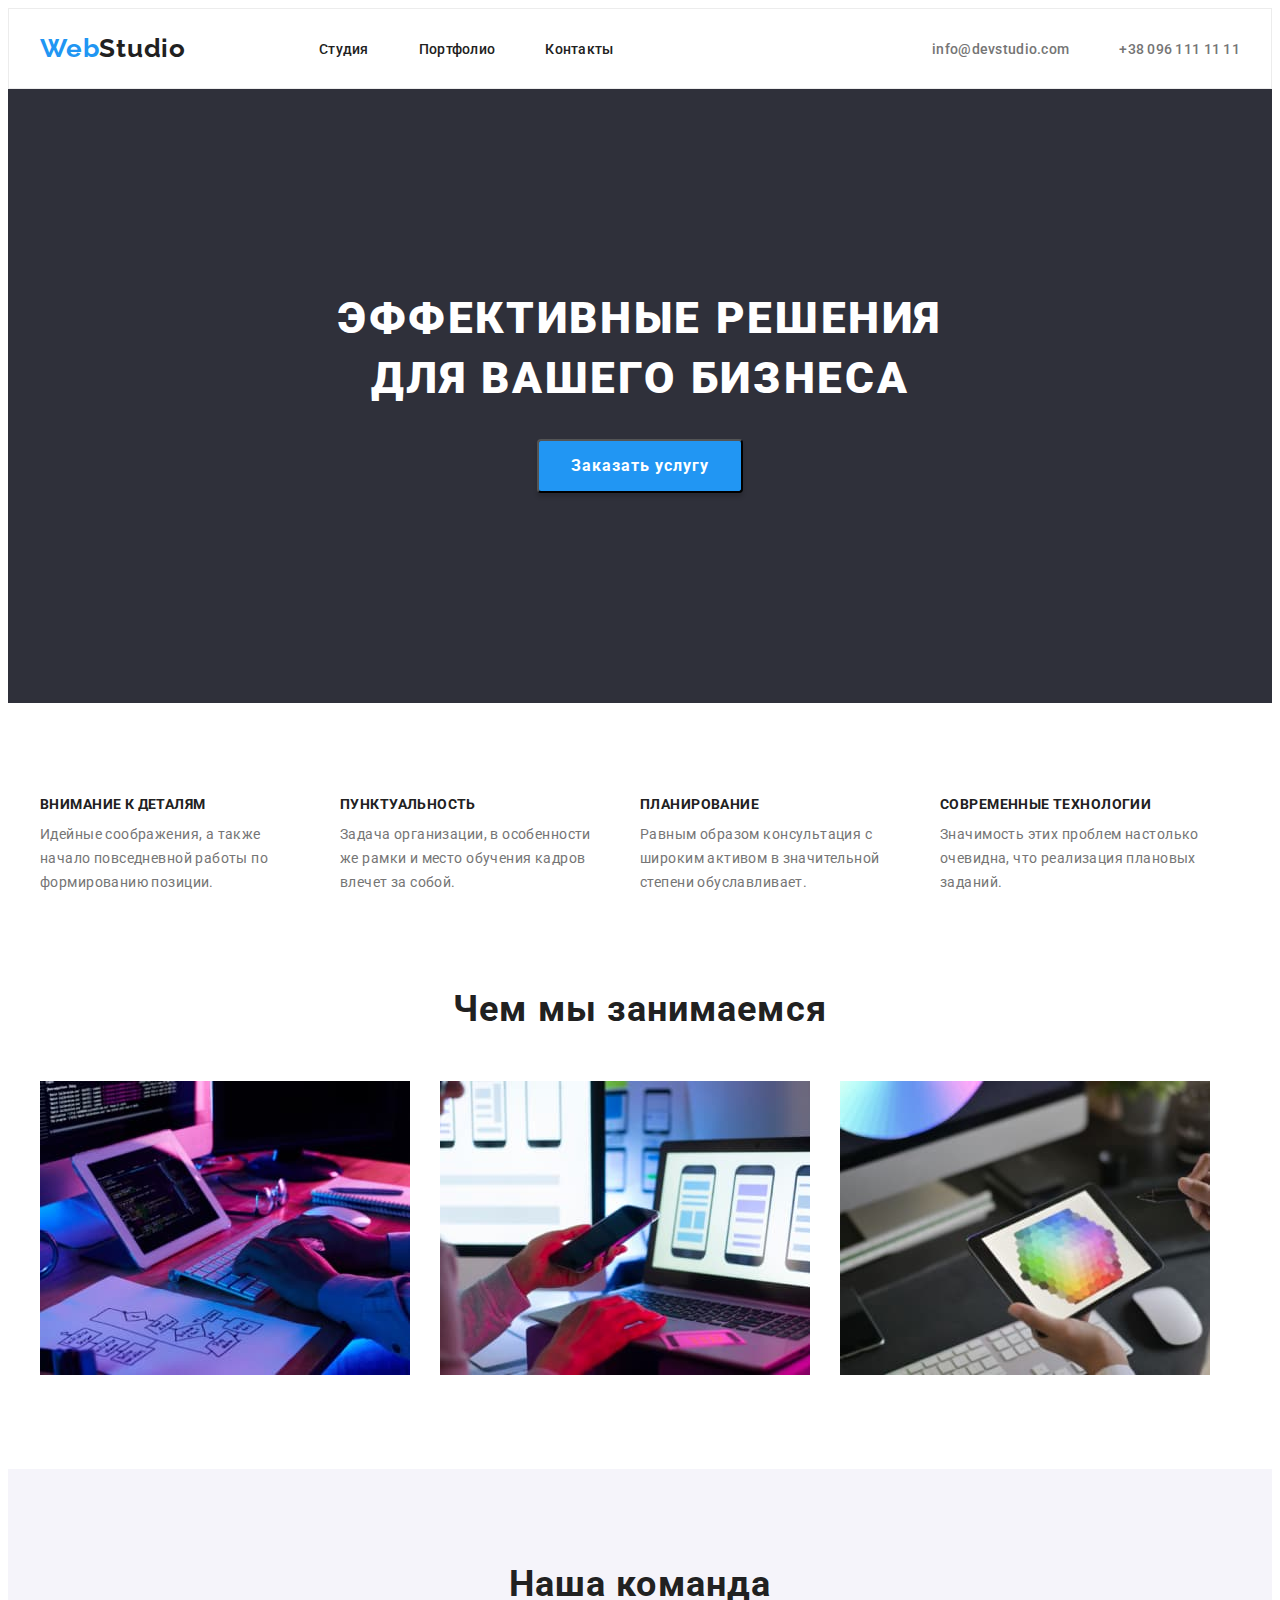
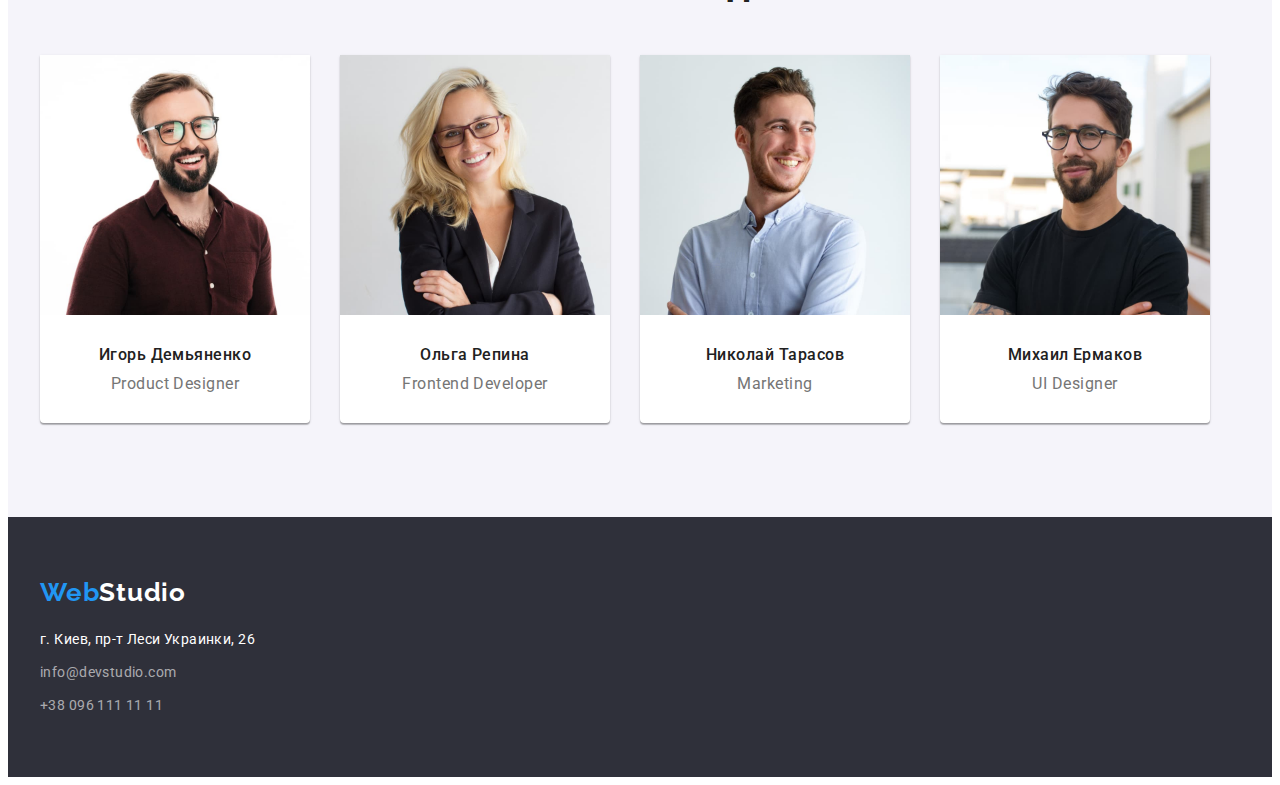
<file: index.html>
<!DOCTYPE html>
<html lang="ru">
<head>
    <meta charset="UTF-8">
    <meta http-equiv="X-UA-Compatible" content="IE=edge">
    <meta name="viewport" content="width=device-width, initial-scale=1.0">
    <title>WebStudio</title>
    <link rel="preconnect" href="https://fonts.googleapis.com">
    <link rel="preconnect" href="https://fonts.gstatic.com" crossorigin>
    <link href="https://fonts.googleapis.com/css2?family=Raleway:wght@700&family=Roboto:wght@400;500;700;900&display=swap"
        rel="stylesheet">
        <link rel="stylesheet" href="https://cdnjs.cloudflare.com/ajax/libs/modern-normalize/1.1.0/modern-normalize.min.css"
            integrity="sha512-wpPYUAdjBVSE4KJnH1VR1HeZfpl1ub8YT/NKx4PuQ5NmX2tKuGu6U/JRp5y+Y8XG2tV+wKQpNHVUX03MfMFn9Q=="
            crossorigin="anonymous" referrerpolicy="no-referrer" />
    <link rel="stylesheet" href="./css/styles.css">
</head>
<body>
    <header class="header"> 
        <div class="container header-container">
        <a class="link logo-style" href="">Web<span class="logo-style-header">Studio</span></a>
        <nav class="navigation">
        <ul class="list nav-list">
            <li class="nav-list-item">
                <a class="link nav-list-link" href="./index.html">Студия</a>
            </li>
            <li class="nav-list-item">
                <a class="link nav-list-link" href="./portfolio.html">Портфолио</a>
            </li>
            <li class="nav-list-item">
                <a class="link nav-list-link" href="">Контакты</a>
            </li>
        </ul>
        </nav>

        <ul class="list header-contacts-list">
            <li class="header-contacts-item"><a  class="link header-contacts" href="mailto:info@devstudio.com">info@devstudio.com</a></li>
            <li class="header-contacts-item"><a class="link header-contacts" href="tel:+380961111111">+38 096 111 11 11</a></li>
        </ul>
      
        
        </div>
    </header>

    <main>
        <section class="hero section">
            <div class="container">
            <h1 class="main-title" >Эффективные решения для вашего бизнеса</h1>
            <button class="modal-btn" type="button">Заказать услугу</button>
        </div>
        </section>
        <section class="section">
            <div class="container">
            <ul class="list about-description">
            <li class="about-description-item">
                <h3 class="secondary-title">Внимание к деталям</h3>
                <p class="about-text">
                    Идейные соображения, а также начало повседневной работы по формированию позиции.
                </p> 
            </li>
            <li class="about-description-item">
                <h3 class="secondary-title">Пунктуальность</h3>
                <p class="about-text">
                    Задача организации, в особенности же рамки и место обучения кадров влечет за собой.
                </p>
            </li>
            <li class="about-description-item">
                <h3 class="secondary-title">Планирование</h3>
                <p class="about-text">
                    Равным образом консультация с широким активом в значительной степени обуславливает.
                </p>
            </li>
            <li class="about-description-item">
                <h3 class="secondary-title">Современные технологии</h3>
                <p class="about-text">
                    Значимость этих проблем настолько очевидна, что реализация плановых заданий.
                </p>
            </li>
            </ul>
            </div>
            </section>
        <section class="section-about" >
            <div class="container">
        <h2 class="title">Чем мы занимаемся</h2>
        <ul class="list about-img">
            <li class="about-img-item">
                <img src="./images/img-1.jpg" 
                alt="Программист пишет код" 
                width="370" 
                height="294">
            </li>
            <li class="about-img-item">
                <img src="./images/img-2.jpg" 
                alt="Дизайнер работает над мобильным приложением" 
                width="370" 
                height="294">
            </li>
            <li class="about-img-item">
                <img src="./images/img-3.jpg" 
                alt="Разработка игры на планшете" 
                width="370" 
                height="294">
            </li>
        </ul>
        </div>
        </section>

        <section class="team-background section">
            <div class="container">
            <h2 class="title">Наша команда</h2>
            <ul class="list team-list">
                <li class="team-list-item">
                    
                    <img src="./images/img-4.jpg" alt="Игорь Демьяненко" width="270" height="260">
                    <div class="team-text">  
                    <h3 class="name-text">Игорь Демьяненко</h3>
                        <p class="team-position">Product Designer</p>
                    </div>
                </li>
                <li class="team-list-item">
                    
                        <img src="./images/img-5.jpg" alt="Ольга Репина" width="270" height="260">
            
                        <div class="team-text">
                        <h3 class="name-text">Ольга Репина</h3>
                            <p class="team-position">Frontend Developer</p>
                    </div>
                </li>
                <li class="team-list-item">
                    
                        <img src="./images/img-6.jpg" alt="Николай Тарасов" width="270" height="260">
                        <div class="team-text">
                            <h3 class="name-text">Николай Тарасов</h3>
                            <p class="team-position">Marketing</p>
                        </div>
                </li>
                <li class="team-list-item">
                    
                        <img src="./images/img-7.jpg" alt="Михаил Ермаков" width="270" height="260">
                        
                        <div class="team-text">
                        <h3 class="name-text">Михаил Ермаков</h3>
                            <p class="team-position">UI Designer</p>
                        </div>
                </li>
            </ul>
        </div>
        </section>
    </main>

    <footer>
        <div class="container footer-container">
        <a class="link logo-style footer-logo" href="">Web<span class="logo-style-footer">Studio</span></a>
        <address>
            <ul class="list footer-contacts-list">
           <li class="footer-contacts-item"><a class="link address" href="">г. Киев, пр-т Леси Украинки, 26</a> </li> 
            <li class="footer-contacts-item"><a class="link footer-contacts" href="mailto:info@devstudio.com">info@devstudio.com</a></li>
            <li class="footer-contacts-item"><a class="link footer-contacts" href="tel:+380961111111">+38 096 111 11 11</a></li>
        </ul>
        </address>
        </div>
    </footer>
</body>
</html>
</file>
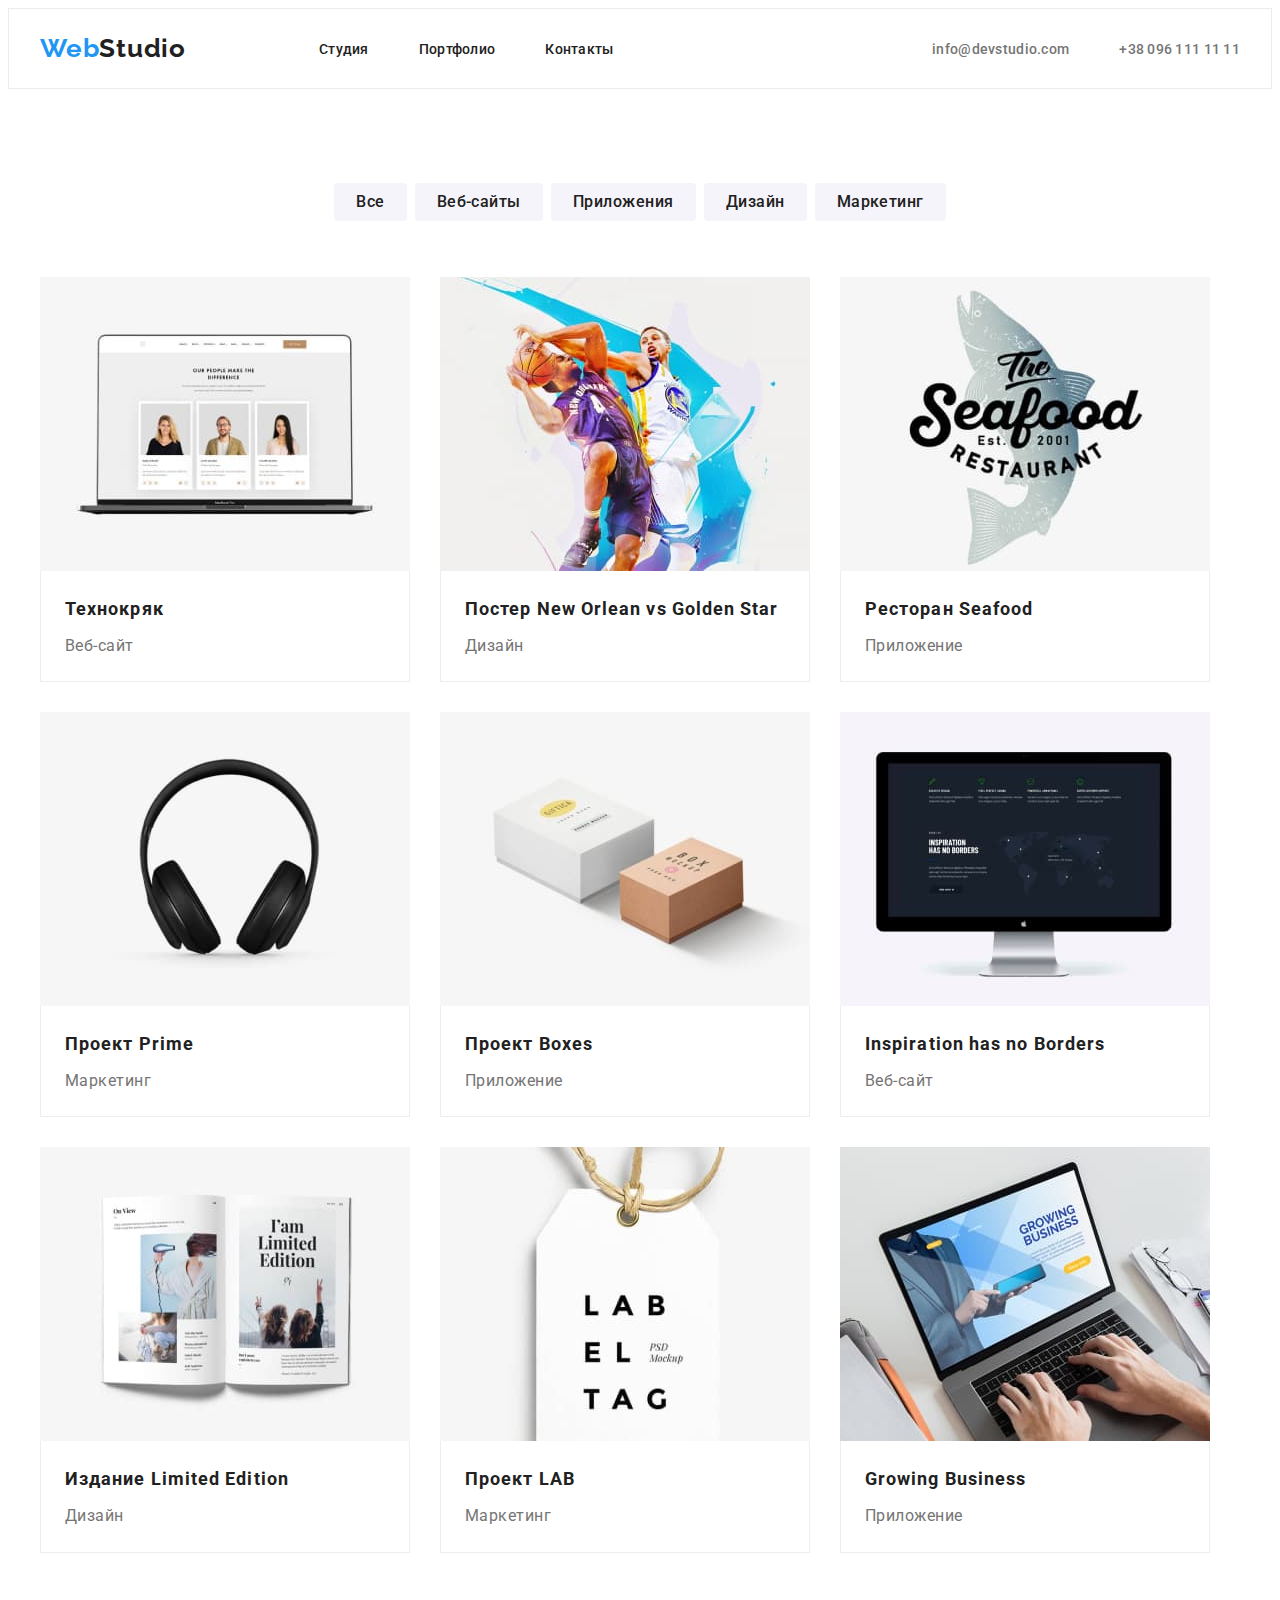
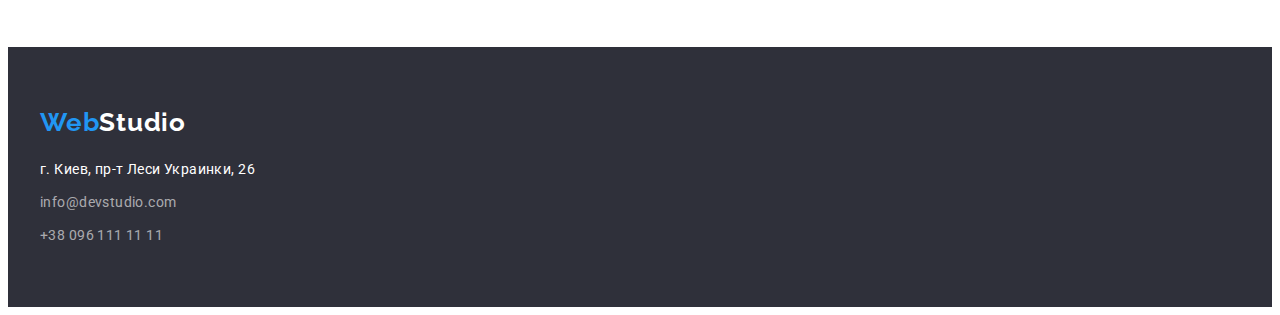
<file: portfolio.html>
<!DOCTYPE html>
<html lang="ru">
<head>
    <meta charset="UTF-8">
    <meta http-equiv="X-UA-Compatible" content="IE=edge">
    <meta name="viewport" content="width=device-width, initial-scale=1.0">
    <title>Portfolio</title>
    <link rel="preconnect" href="https://fonts.googleapis.com">
    <link rel="preconnect" href="https://fonts.gstatic.com" crossorigin>
    <link href="https://fonts.googleapis.com/css2?family=Raleway:wght@700&family=Roboto:wght@400;500;700;900&display=swap"
        rel="stylesheet">
        <link rel="stylesheet" href="https://cdnjs.cloudflare.com/ajax/libs/modern-normalize/1.1.0/modern-normalize.min.css"
            integrity="sha512-wpPYUAdjBVSE4KJnH1VR1HeZfpl1ub8YT/NKx4PuQ5NmX2tKuGu6U/JRp5y+Y8XG2tV+wKQpNHVUX03MfMFn9Q=="
            crossorigin="anonymous" referrerpolicy="no-referrer" />
    <link rel="stylesheet" href="./css/styles.css">
</head>
<body>
    <header class="header">
        <div class="container header-container">
            <a class="link logo-style" href="">Web<span class="logo-style-header">Studio</span></a>
            <nav class="navigation">
                <ul class="list nav-list">
                    <li class="nav-list-item">
                        <a class="link nav-list-link" href="./index.html">Студия</a>
                    </li>
                    <li class="nav-list-item">
                        <a class="link nav-list-link" href="./portfolio.html">Портфолио</a>
                    </li>
                    <li class="nav-list-item">
                        <a class="link nav-list-link" href="">Контакты</a>
                    </li>
                </ul>
            </nav>
    
            <ul class="list header-contacts-list">
                <li class="header-contacts-item"><a class="link header-contacts"
                        href="mailto:info@devstudio.com">info@devstudio.com</a></li>
                <li class="header-contacts-item"><a class="link header-contacts" href="tel:+380961111111">+38 096 111 11
                        11</a></li>
            </ul>
    
    
        </div>
    </header>
    <main>
<h1 class="visually-hidden"></h1>
        <section class="section">
            <div class="container">
    <ul class="list portfolio-btn-list"> 
        <li class="portfolio-btn-list-item">
            <button class="portfolio-btn" type="button">Все</button>
        </li>
        <li class="portfolio-btn-list-item">
            <button class="portfolio-btn" type="button">Веб-сайты</button>
        </li>
        <li class="portfolio-btn-list-item">
            <button class="portfolio-btn" type="button">Приложения</button>
        </li>
        <li class="portfolio-btn-list-item">
            <button class="portfolio-btn" type="button">Дизайн</button>
        </li>
        <li class="portfolio-btn-list-item">
            <button class="portfolio-btn" type="button">Маркетинг</button>
        </li>
    </ul>


    <ul class="list portfolio-list">
        <li class="portfolio-list-item">
           <img src="./images/portfolio/technokryak.jpg" 
           alt="Технокряк"
           width="370" 
           height="">
           <div class="portfolio-text">
           <h3 class="portfolio-title">Технокряк</h3>
           <p class="portfolio-description">Веб-сайт</p>
        </div>
        </li>
        <li class="portfolio-list-item">
            <img src="./images/portfolio/poster.jpg" 
            alt="Постер New Orlean vs Golden Star"
            width="370" 
           height="">
        <div class="portfolio-text">
            <h3 class="portfolio-title">Постер New Orlean vs Golden Star</h3>
            <p class="portfolio-description">Дизайн</p>
            </div>
        </li>
        <li class="portfolio-list-item">
            <img src="./images/portfolio/restoran.jpg" 
            alt="Ресторан Seafood"
            width="370" 
           height="">
        <div class="portfolio-text">
            <h3 class="portfolio-title">Ресторан Seafood</h3>
            <p class="portfolio-description">Приложение</p>
            </div>
        </li>
        <li class="portfolio-list-item">
            <img src="./images/portfolio/proekt-prime.jpg" 
            alt="Проект Prime"
            width="370" 
           height="">
        <div class="portfolio-text">
            <h3 class="portfolio-title">Проект Prime</h3>
            <p class="portfolio-description">Маркетинг</p>
            </div>
        </li>
        <li class="portfolio-list-item">
            <img src="./images/portfolio/proekt-boxes.jpg" 
            alt="Проект Boxes"
            width="370" 
           height="">
        <div class="portfolio-text">
            <h3 class="portfolio-title">Проект Boxes</h3>
            <p class="portfolio-description">Приложение</p>
            </div>
        </li>
        <li class="portfolio-list-item">
            <img src="./images/portfolio/inspiration.jpg" 
            alt="Inspiration has no Borders"
            width="370" 
           height="">
        <div class="portfolio-text">
            <h3 class="portfolio-title">Inspiration has no Borders</h3>
            <p class="portfolio-description">Веб-сайт</p>
            </div>
        </li>
        <li class="portfolio-list-item">
            <img src="./images/portfolio/limited.jpg" 
            alt="Издание Limited Edition"
            width="370"
            height="">
            <div class="portfolio-text">
            <h3 class="portfolio-title">Издание Limited Edition</h3>
            <p class="portfolio-description">Дизайн</p>
            </div>
        </li>
        <li class="portfolio-list-item">
            <img src="./images/portfolio/proekt-lab.jpg" 
            alt="Проект LAB"
            width="370" 
           height="">
        <div class="portfolio-text">
            <h3 class="portfolio-title">Проект LAB</h3>
            <p class="portfolio-description">Маркетинг</p>
            </div>
        </li>
        <li class="portfolio-list-item">
            <img src="./images/portfolio/growing.jpg" 
            alt="Growing Business"
            width="370" 
           height="">
           <div class="portfolio-text">
            <h3 class="portfolio-title">Growing Business</h3>
            <p class="portfolio-description">Приложение</p>
            </div>
        </li>
    </ul>
    </div>
</section>
    </main>
<footer>
    <div class="container footer-container">
        <a class="link logo-style footer-logo" href="">Web<span class="logo-style-footer">Studio</span></a>
        <address>
            <ul class="list footer-contacts-list">
                <li class="footer-contacts-item"><a class="link address" href="">г. Киев, пр-т Леси Украинки, 26</a>
                </li>
                <li class="footer-contacts-item"><a class="link footer-contacts"
                        href="mailto:info@devstudio.com">info@devstudio.com</a></li>
                <li class="footer-contacts-item"><a class="link footer-contacts" href="tel:+380961111111">+38 096 111 11
                        11</a></li>
            </ul>
        </address>
    </div>
</footer>
    
</body>
</html>
</file>
<file: css/styles.css>
:root {
  --primary-font-family: "Roboto", sans-serif;
  --secondary-font-family: "Raleway", sans-serif;
  --primary-text-color-theme-dark: #ffffff;
  --secondary-text-color-theme-dark: ;
  --primary-text-color-theme-light: #212121;
  --secondary-text-color-theme-light: #757575;
  --accent-color: #2196f3;
  --accent-button-color: #188ce8;
  --primary-background-color: #ffffff;
  --secondary-background-color: #f5f4fa;
  --hero-footer-background-color: #2f303a;
  --footer-text-color: rgba(255, 255, 255, 0.6);
}

body {
  font-family: var(--primary-font-family);
  color: var(--primary-text-color-theme-light);
  background-color: var(--primary-background-color);
}
footer {
  background-color: var(--hero-footer-background-color);
  padding-top: 60px;
  padding-bottom: 60px;
}

.list {
  list-style: none;
}

.link {
  text-decoration: none;
}
.container {
  width: 1200px;
  padding-left: 15px;
  padding-right: 15px;
  margin-left: auto;
  margin-right: auto;
}

.section {
  padding-top: 94px;
  padding-bottom: 94px;
}

.section-about {
  padding-top: 0;
  padding-bottom: 94px;
}

/* ========= START COMPONENTS ========= */
.modal-btn {
  min-width: 200px;
  padding: 10px 32px;
  margin: auto;
  font-family: inherit;
  font-weight: 700;
  font-size: 16px;
  line-height: 1.88;
  display: flex;
  align-items: center;
  text-align: center;
  letter-spacing: 0.06em;
  cursor: pointer;
  background: var(--accent-color);
  box-shadow: 0px 4px 4px rgba(0, 0, 0, 0.15);
  border-radius: 4px;

  color: var(--primary-text-color-theme-dark);
}

.modal-btn:hover,
.modal-btn:focus {
  background-color: var(--accent-button-color);
  color: var(--primary-text-color-theme-dark);
}

.main-title {
  margin-bottom: 30px;
  margin-top: auto;
  margin-left: auto;
  margin-right: auto;
  width: 696px;
  font-weight: 900;
  font-size: 44px;
  line-height: 1.36;
  text-align: center;
  letter-spacing: 0.06em;
  text-transform: uppercase;
  margin-bottom: 30px;
  color: #ffffff;
}

.title {
  font-weight: 700;
  font-size: 36px;
  line-height: 1.17;
  text-align: center;
  letter-spacing: 0.03em;
  margin-bottom: 50px;

  color: var(--primary-text-color-theme-light);
}
h1,
h2,
h3,
h4,
p {
  margin-top: 0;
  margin-bottom: 0;
}
ul,
ol {
  margin-left: 0;
  margin-top: 0;
  margin-bottom: 0;
}
img {
  display: block;
}
/* ========== END COMPONENTS ========== */

/* ========= START HEADER ========= */

.header {
  padding-top: 24px;
  padding-bottom: 24px;
  border: 1px solid #ececec;
}

.header-container {
  display: flex;
  align-items: center;
}

.navigation {
  display: flex;
  align-items: center;
}
.nav-list {
  display: flex;
  align-items: center;
}

.nav-list-item:not(:last-child) {
  margin-right: 50px;
}

.nav-list-link {
  font-weight: 500;
  font-size: 14px;
  line-height: 1.17;
  letter-spacing: 0.02em;
  color: var(--primary-text-color-theme-light);
}

.nav-list-link:hover,
.nav-list-link:focus {
  color: var(--accent-color);
}

.header-contacts-list {
  display: flex;
  align-items: center;
  margin-left: auto;
}

.header-contacts-item:not(:last-child) {
  margin-right: 50px;
}

.header-contacts {
  font-weight: 500;
  font-size: 14px;
  line-height: 1.14;
  letter-spacing: 0.02em;
  color: var(--secondary-text-color-theme-light);
}

.header-contacts:hover,
.header-contacts:focus {
  color: var(--accent-color);
}
.logo-style {
  margin-right: 93px;
  font-family: var(--secondary-font-family);
  font-style: normal;
  font-weight: bold;
  font-size: 26px;
  line-height: 1.19;
  letter-spacing: 0.03em;

  color: var(--accent-color);
}
.logo-style-header {
  color: var(--primary-text-color-theme-light);
}
.logo-style-footer {
  color: var(--primary-text-color-theme-dark);
}

/* ========= END HEADER ========= */

/* ========= START HERO ========= */
.hero {
  background-color: var(--hero-footer-background-color);
  padding-top: 200px;
  padding-bottom: 210px;
}

/* ========= END HERO ========= */

/* ========= START ABOUT ========= */
.secondary-title {
  font-weight: 700;
  font-size: 14px;
  line-height: 1.14;
  letter-spacing: 0.03em;
  text-transform: uppercase;
  width: 270px;
  margin-bottom: 10px;
}

.about-text {
  font-weight: 400;
  font-size: 14px;
  line-height: 1.71;
  letter-spacing: 0.03em;
  width: 270px;

  color: var(--secondary-text-color-theme-light);
}
.about-description-item:not(:last-child) {
  margin-right: 30px;
}
.about-description {
  display: flex;
  align-items: center;
  padding: 0;
}

.about-img {
  display: flex;
  align-items: center;
  padding: 0;
}
.about-img-item:not(:last-child) {
  margin-right: 30px;
}

/* ========= END ABOUT ========= */

/* ========= START TEAM ========= */

.name-text {
  font-weight: 500;
  font-size: 16px;
  line-height: 1.19;
  text-align: center;
  letter-spacing: 0.03em;
  margin-bottom: 10px;
}

.team-position {
  font-weight: 400;
  font-size: 16px;
  line-height: 1.19;
  text-align: center;
  letter-spacing: 0.03em;

  color: var(--secondary-text-color-theme-light);
}
.team-background {
  background-color: var(--secondary-background-color);
}
.team-list {
  display: flex;
  align-items: center;
  padding: 0;
}
.team-list-item:not(:last-child) {
  margin-right: 30px;
}
.team-list-item {
  border: 0px solid;
  background: #ffffff;
  box-shadow: 0px 1px 3px rgba(0, 0, 0, 0.12), 0px 1px 1px rgba(0, 0, 0, 0.14),
    0px 2px 1px rgba(0, 0, 0, 0.2);
  border-radius: 0px 0px 4px 4px;
}

.team-text {
  padding-top: 30px;
  padding-bottom: 30px;
}

/* ========= END TEAM ========= */

/* ========= START FOOTER ========= */
.address {
  font-weight: 400;
  font-style: normal;
  font-size: 14px;
  line-height: 1.71;
  letter-spacing: 0.03em;
  margin-top: 20px;

  color: var(--primary-text-color-theme-dark);
}

.address:hover,
.address:focus {
  color: var(--accent-color);
}

.footer-contacts {
  font-weight: 400;
  font-size: 14px;
  line-height: 1.71;
  letter-spacing: 0.03em;
  font-style: normal;

  color: var(--footer-text-color);
}
.footer-contacts:hover,
.footer-contacts:focus {
  color: var(--accent-color);
}
.footer-contacts-list {
  padding: 0;
}
.footer-contacts-item:not(:last-child) {
  margin-bottom: 9px;
}

.footer-container {
  display: flex;
  flex-direction: column;
}

.footer-logo {
  margin-bottom: 20px;
}

/* ========= END FOOTER ========= */

/* ========= START PORTFOLIO========= */
.portfolio-btn {
  font-family: var(--primary-font-family);
  font-weight: 500;
  font-size: 16px;
  line-height: 1.6;
  text-align: center;
  letter-spacing: 0.03em;
  cursor: pointer;
  background: var(--secondary-background-color);
  border-radius: 4px;
  color: var(--primary-text-color-theme-light);
  padding: 6px 22px;
  border: 0;
}
.portfolio-btn-list {
  display: flex;
  align-items: center;
  margin-bottom: 56px;
  justify-content: center;
  padding: 0;
}
.portfolio-btn-list-item:not(:last-child) {
  margin-right: 8px;
}

.portfolio-btn:hover,
.portfolio-btn:focus {
  background-color: var(--accent-color);
  color: var(--primary-text-color-theme-dark);
}

.portfolio-title {
  font-weight: 700;
  font-size: 18px;
  line-height: 2;
  letter-spacing: 0.06em;
  margin-bottom: 4px;
}
.portfolio-description {
  font-weight: 400;
  font-size: 16px;
  line-height: 1.9;
  letter-spacing: 0.03em;
  color: var(--secondary-text-color-theme-light);
}
.portfolio-list {
  display: flex;
  flex-wrap: wrap;
  margin: -15px;
  padding: 0;
}

.portfolio-list-item {
  background: #ffffff;
  margin: 15px;
}
/*.portfolio-list-item:not(:last-child) {
  margin-right: 30px;
}*/

.portfolio-text {
  padding: 20px 24px;
  border-left: 1px solid #eeeeee;
  border-right: 1px solid #eeeeee;
  border-bottom: 1px solid #eeeeee;
}
.visually-hidden {
  position: absolute;
  width: 1px;
  height: 1px;
  margin: -1px;
  border: 0;
  padding: 0;
  white-space: nowrap;
  clip-path: inset(100%);
  clip: rect(0 0 0 0);
  overflow: hidden;
}
/* ========= END PORTFOLIO ========= */
</file>
